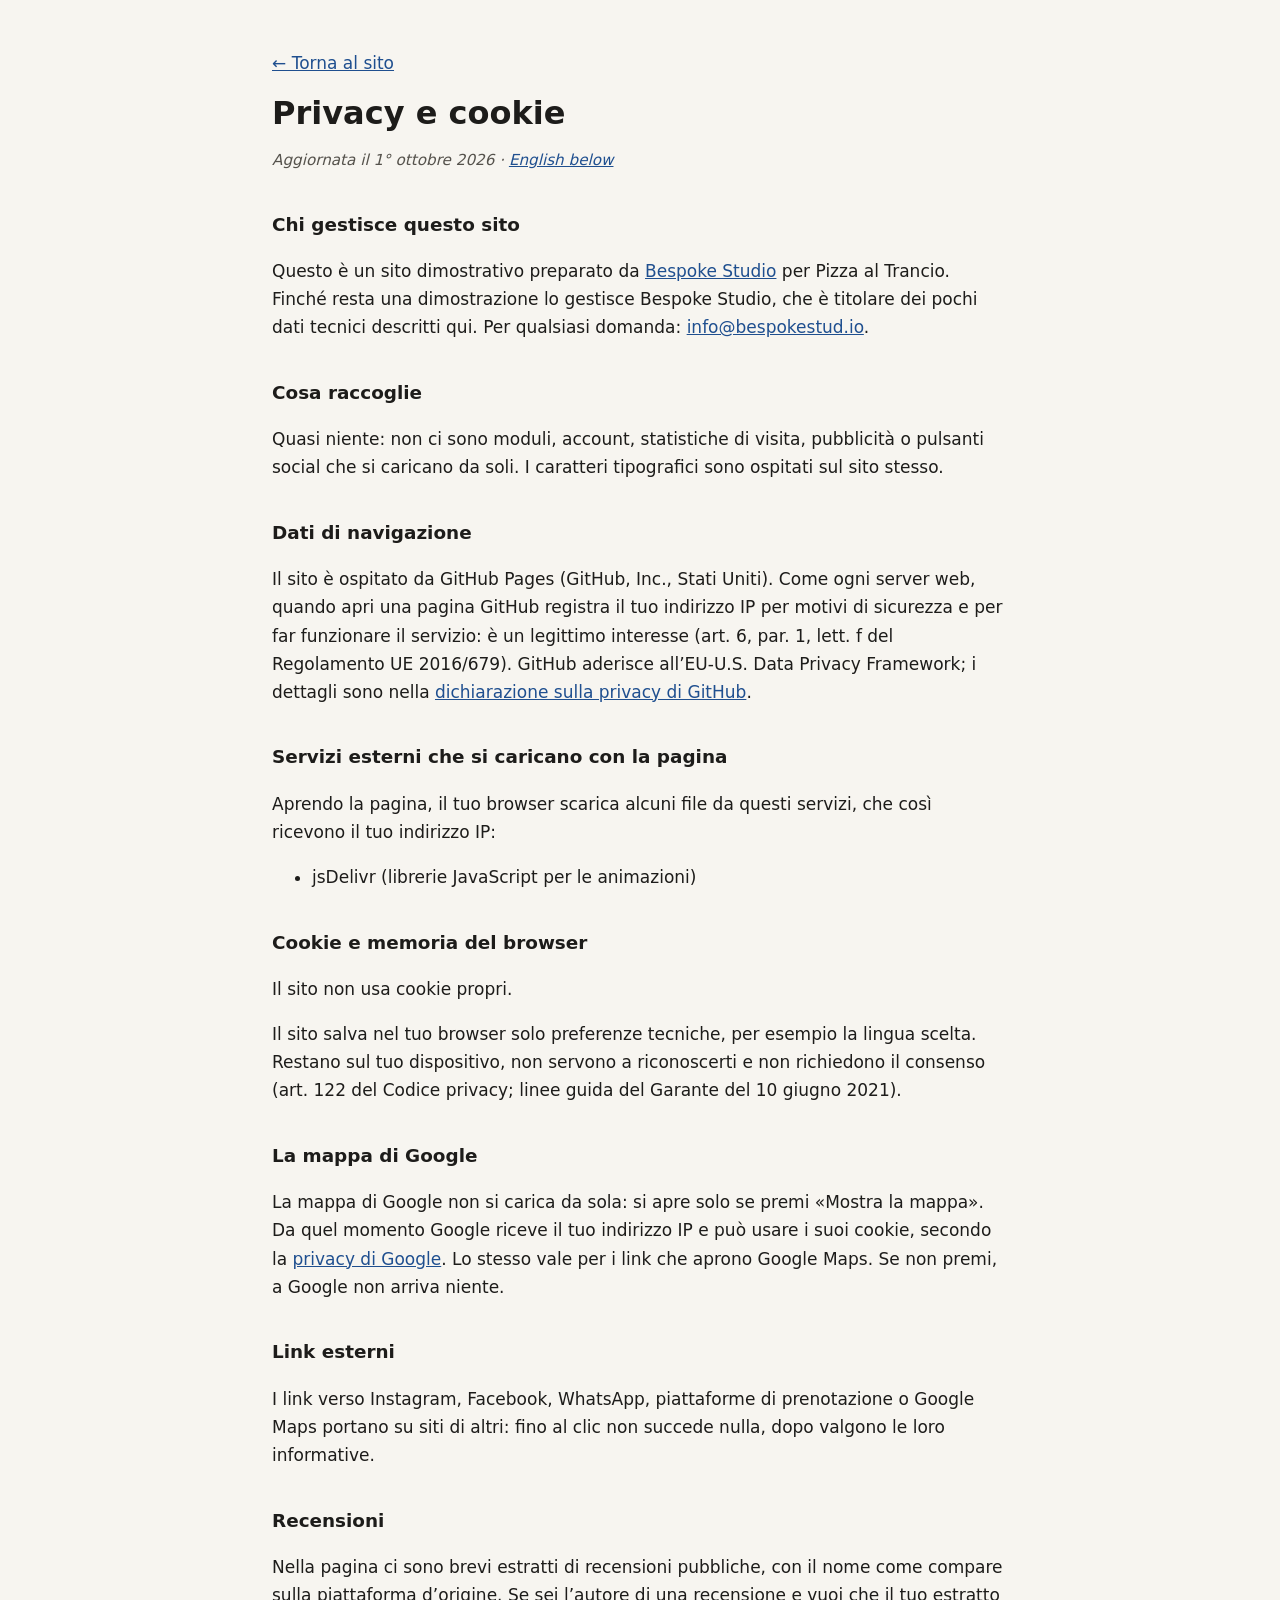
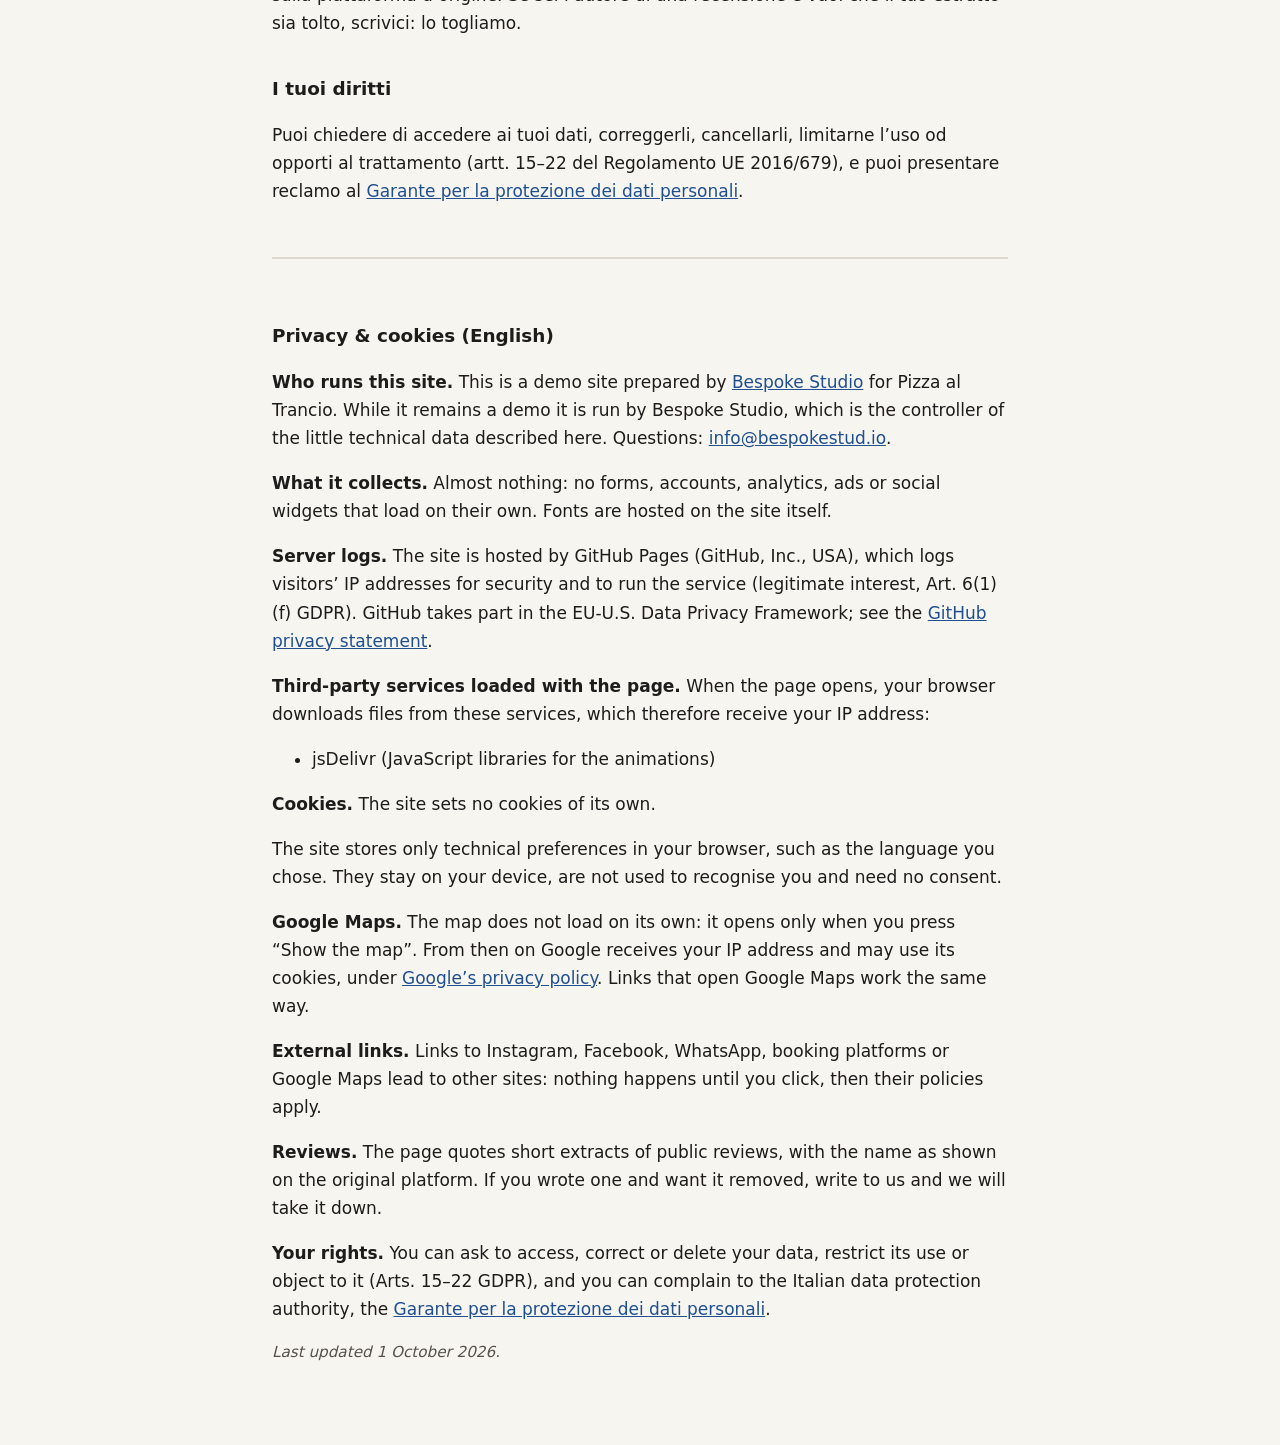
<file: privacy.html>
<!DOCTYPE html>
<html lang="it">
<head>
  <meta charset="UTF-8">
  <meta name="viewport" content="width=device-width, initial-scale=1.0">
  <meta name="robots" content="noindex">
  <title>Privacy e cookie · Pizza al Trancio</title>
  <meta name="description" content="Informativa privacy e cookie del sito Pizza al Trancio.">
  <style>
    body { margin: 0; background: #f7f5f0; color: #1d1c1a; font: 17px/1.65 system-ui, -apple-system, "Segoe UI", Roboto, sans-serif; }
    main { max-width: 46rem; margin: 0 auto; padding: 32px 20px 64px; }
    h1 { font-size: 2rem; line-height: 1.2; margin: 0.4em 0 0.2em; }
    h2 { font-size: 1.15rem; margin: 2em 0 0.4em; }
    a { color: #1f4f8f; }
    .data { color: #55524c; font-style: italic; font-size: 0.95rem; }
    .en { margin-top: 3em; padding-top: 1.5em; border-top: 2px solid #ddd8cc; }
    code { font-size: 0.9em; background: #ebe7dc; padding: 0 4px; border-radius: 3px; }
  </style>
</head>
<body>
<main>
  <p><a href="index.html">← Torna al sito</a></p>
  <h1>Privacy e cookie</h1>
  <p class="data">Aggiornata il 1° ottobre 2026 · <a href="#english" lang="en">English below</a></p>
  <h2>Chi gestisce questo sito</h2>
  <p>Questo è un sito dimostrativo preparato da <a href="https://bespokestud.io" rel="noopener">Bespoke Studio</a> per Pizza al Trancio. Finché resta una dimostrazione lo gestisce Bespoke Studio, che è titolare dei pochi dati tecnici descritti qui. Per qualsiasi domanda: <a href="mailto:info@bespokestud.io">info@bespokestud.io</a>.</p>
  <h2>Cosa raccoglie</h2>
  <p>Quasi niente: non ci sono moduli, account, statistiche di visita, pubblicità o pulsanti social che si caricano da soli. I caratteri tipografici sono ospitati sul sito stesso.</p>
  <h2>Dati di navigazione</h2>
  <p>Il sito è ospitato da GitHub Pages (GitHub, Inc., Stati Uniti). Come ogni server web, quando apri una pagina GitHub registra il tuo indirizzo IP per motivi di sicurezza e per far funzionare il servizio: è un legittimo interesse (art. 6, par. 1, lett. f del Regolamento UE 2016/679). GitHub aderisce all’EU-U.S. Data Privacy Framework; i dettagli sono nella <a href="https://docs.github.com/site-policy/privacy-policies/github-general-privacy-statement" rel="noopener">dichiarazione sulla privacy di GitHub</a>.</p>
  <h2>Servizi esterni che si caricano con la pagina</h2>
  <p>Aprendo la pagina, il tuo browser scarica alcuni file da questi servizi, che così ricevono il tuo indirizzo IP:</p>
  <ul><li>jsDelivr (librerie JavaScript per le animazioni)</li></ul>
  <h2>Cookie e memoria del browser</h2>
  <p>Il sito non usa cookie propri.</p>
  <p>Il sito salva nel tuo browser solo preferenze tecniche, per esempio la lingua scelta. Restano sul tuo dispositivo, non servono a riconoscerti e non richiedono il consenso (art. 122 del Codice privacy; linee guida del Garante del 10 giugno 2021).</p>
  <h2>La mappa di Google</h2>
  <p>La mappa di Google non si carica da sola: si apre solo se premi «Mostra la mappa». Da quel momento Google riceve il tuo indirizzo IP e può usare i suoi cookie, secondo la <a href="https://policies.google.com/privacy?hl=it" rel="noopener">privacy di Google</a>. Lo stesso vale per i link che aprono Google Maps. Se non premi, a Google non arriva niente.</p>
  <h2>Link esterni</h2>
  <p>I link verso Instagram, Facebook, WhatsApp, piattaforme di prenotazione o Google Maps portano su siti di altri: fino al clic non succede nulla, dopo valgono le loro informative.</p>
  <h2>Recensioni</h2>
  <p>Nella pagina ci sono brevi estratti di recensioni pubbliche, con il nome come compare sulla piattaforma d’origine. Se sei l’autore di una recensione e vuoi che il tuo estratto sia tolto, scrivici: lo togliamo.</p>
  <h2>I tuoi diritti</h2>
  <p>Puoi chiedere di accedere ai tuoi dati, correggerli, cancellarli, limitarne l’uso od opporti al trattamento (artt. 15–22 del Regolamento UE 2016/679), e puoi presentare reclamo al <a href="https://www.garanteprivacy.it" rel="noopener">Garante per la protezione dei dati personali</a>.</p>
  <div class="en" id="english" lang="en">
    <h2>Privacy &amp; cookies (English)</h2>
    <p><strong>Who runs this site.</strong> This is a demo site prepared by <a href="https://bespokestud.io" rel="noopener">Bespoke Studio</a> for Pizza al Trancio. While it remains a demo it is run by Bespoke Studio, which is the controller of the little technical data described here. Questions: <a href="mailto:info@bespokestud.io">info@bespokestud.io</a>.</p>
    <p><strong>What it collects.</strong> Almost nothing: no forms, accounts, analytics, ads or social widgets that load on their own. Fonts are hosted on the site itself.</p>
    <p><strong>Server logs.</strong> The site is hosted by GitHub Pages (GitHub, Inc., USA), which logs visitors’ IP addresses for security and to run the service (legitimate interest, Art. 6(1)(f) GDPR). GitHub takes part in the EU-U.S. Data Privacy Framework; see the <a href="https://docs.github.com/site-policy/privacy-policies/github-general-privacy-statement" rel="noopener">GitHub privacy statement</a>.</p>
    <p><strong>Third-party services loaded with the page.</strong> When the page opens, your browser downloads files from these services, which therefore receive your IP address:</p><ul><li>jsDelivr (JavaScript libraries for the animations)</li></ul>
    <p><strong>Cookies.</strong> The site sets no cookies of its own.</p>
    <p>The site stores only technical preferences in your browser, such as the language you chose. They stay on your device, are not used to recognise you and need no consent.</p>
    <p><strong>Google Maps.</strong> The map does not load on its own: it opens only when you press “Show the map”. From then on Google receives your IP address and may use its cookies, under <a href="https://policies.google.com/privacy?hl=en" rel="noopener">Google’s privacy policy</a>. Links that open Google Maps work the same way.</p>
    <p><strong>External links.</strong> Links to Instagram, Facebook, WhatsApp, booking platforms or Google Maps lead to other sites: nothing happens until you click, then their policies apply.</p>
    <p><strong>Reviews.</strong> The page quotes short extracts of public reviews, with the name as shown on the original platform. If you wrote one and want it removed, write to us and we will take it down.</p>
    <p><strong>Your rights.</strong> You can ask to access, correct or delete your data, restrict its use or object to it (Arts. 15–22 GDPR), and you can complain to the Italian data protection authority, the <a href="https://www.garanteprivacy.it" rel="noopener">Garante per la protezione dei dati personali</a>.</p>
    <p class="data">Last updated 1 October 2026.</p>
  </div>
</main>
</body>
</html>
</file>
